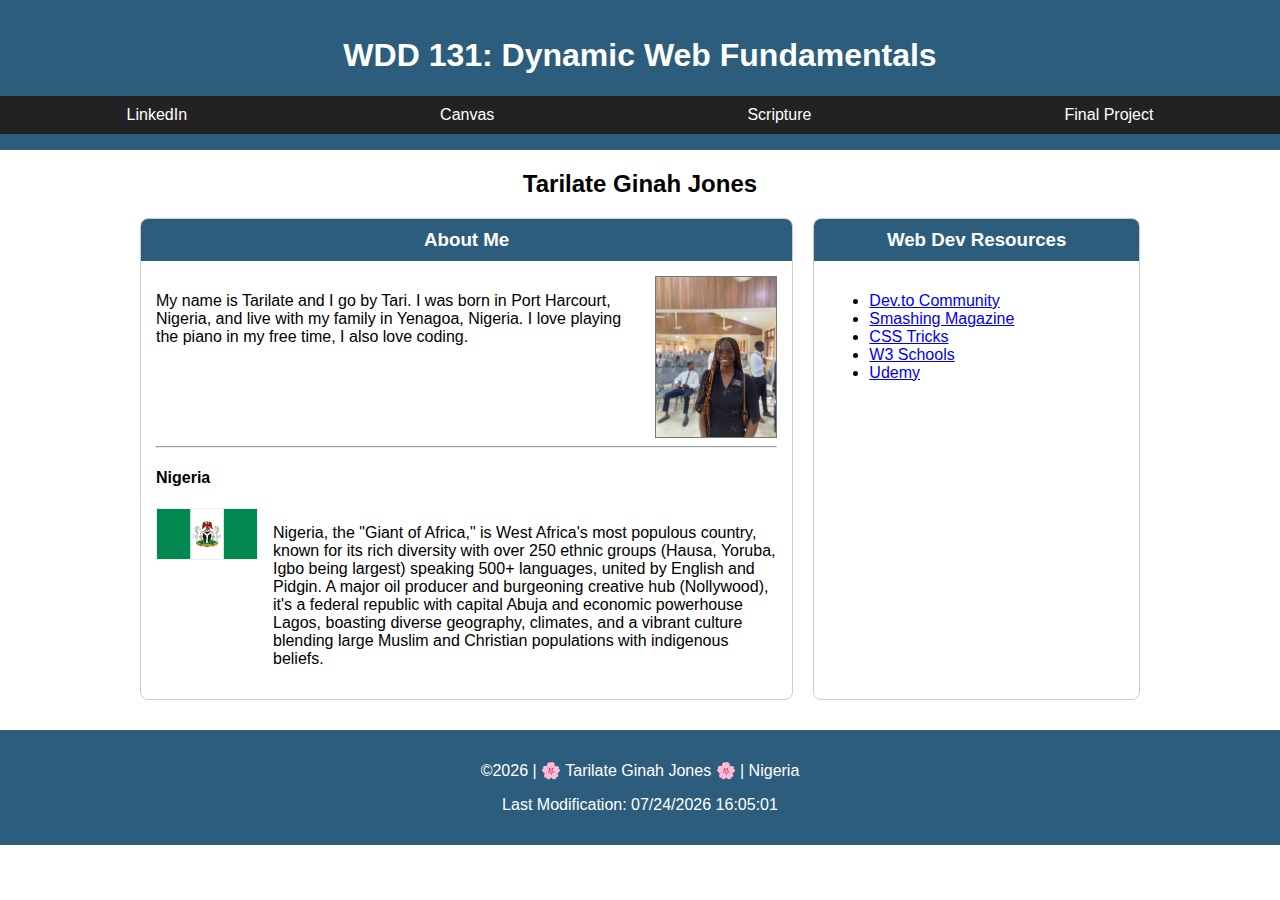
<file: index.html>
<!DOCTYPE html>
<html lang="en">
<head>
    <meta charset="UTF-8">
    <meta name="viewport" content="width=device-width, initial-scale=1.0">
    <meta name="description" content="WDD 131 - Dynamic Web Fundamentals student homepage for Tarilate Ginah Jones. Exploring web development and design.">
    <meta name="author" content="Tarilate Ginah Jones">
    <title>Dynamic Web Fundamentals | WDD 131 | Tarilate Ginah Jones</title>

    <link rel="preconnect" href="https://fonts.googleapis.com">
    <link rel="preconnect" href="https://fonts.gstatic.com" crossorigin>
    <link href="https://fonts.googleapis.com/css2?family=Open+Sans:ital,wght@0,300..800;1,300..800&family=Roboto:wght@400;700&display=swap" rel="stylesheet">
    
    <link rel="stylesheet" href="styles/base.css">
    
    <script src="scripts/getdates.js" defer></script>
</head>
<body>
    <header>
        <h1><span id="course-title">WDD 131: Dynamic Web Fundamentals</span></h1>
        <nav>
            <ul>
                <li><a href="https://www.linkedin.com/in/tarilate-ginah-jones">LinkedIn</a></li>
                <li><a href="https://byupw.instructure.com/">Canvas</a></li>
                <li><a href="https://www.churchofjesuschrist.org/study/scriptures/bofm/hel/5?lang=eng">Scripture</a></li>
                <li><a href="project/index.html">Final Project</a></li>
            </ul>
        </nav>
    </header>

    <h2>Tarilate Ginah Jones</h2>

    <main>
        <section class="card">
            <h3>About Me</h3>
            <div class="card-content">
                <div class="bio">
                    <p>My name is Tarilate and I go by Tari. I was born in Port Harcourt, Nigeria, and live with my family in Yenagoa, Nigeria. I love playing the piano in my free time, I also love coding.</p>
                    <img src="images/tarilate.jpg" alt="Profile of Tarilate" class="profile-img">
                </div>
                <hr>
                <h4>Nigeria</h4>
                <div class="location-info">
                    <img src="images/location.png" alt="Official Flag of Nigeria" class="flag-img">
                    <p>Nigeria, the "Giant of Africa," is West Africa's most populous country, known for its rich diversity with over 250 ethnic groups (Hausa, Yoruba, Igbo being largest) speaking 500+ languages, united by English and Pidgin. A major oil producer and burgeoning creative hub (Nollywood), it's a federal republic with capital Abuja and economic powerhouse Lagos, boasting diverse geography, climates, and a vibrant culture blending large Muslim and Christian populations with indigenous beliefs.</p>
                </div>
            </div>
        </section>

        <section class="card">
            <h3>Web Dev Resources</h3>
            <div class="card-content">
                <ul>
                    <li><a href="#">Dev.to Community</a></li>
                    <li><a href="#">Smashing Magazine</a></li>
                    <li><a href="#">CSS Tricks</a></li>
                    <li><a href="#">W3 Schools</a></li>
                    <li><a href="#">Udemy</a></li>
                </ul>
            </div>
        </section>
    </main>

    <footer>
        <p>
            &copy;<span id="currentyear"></span> | 🌸 Tarilate Ginah Jones 🌸 | Nigeria
        </p>
        <p id="lastModified"></p>
    </footer>
</body>
</html>
</file>
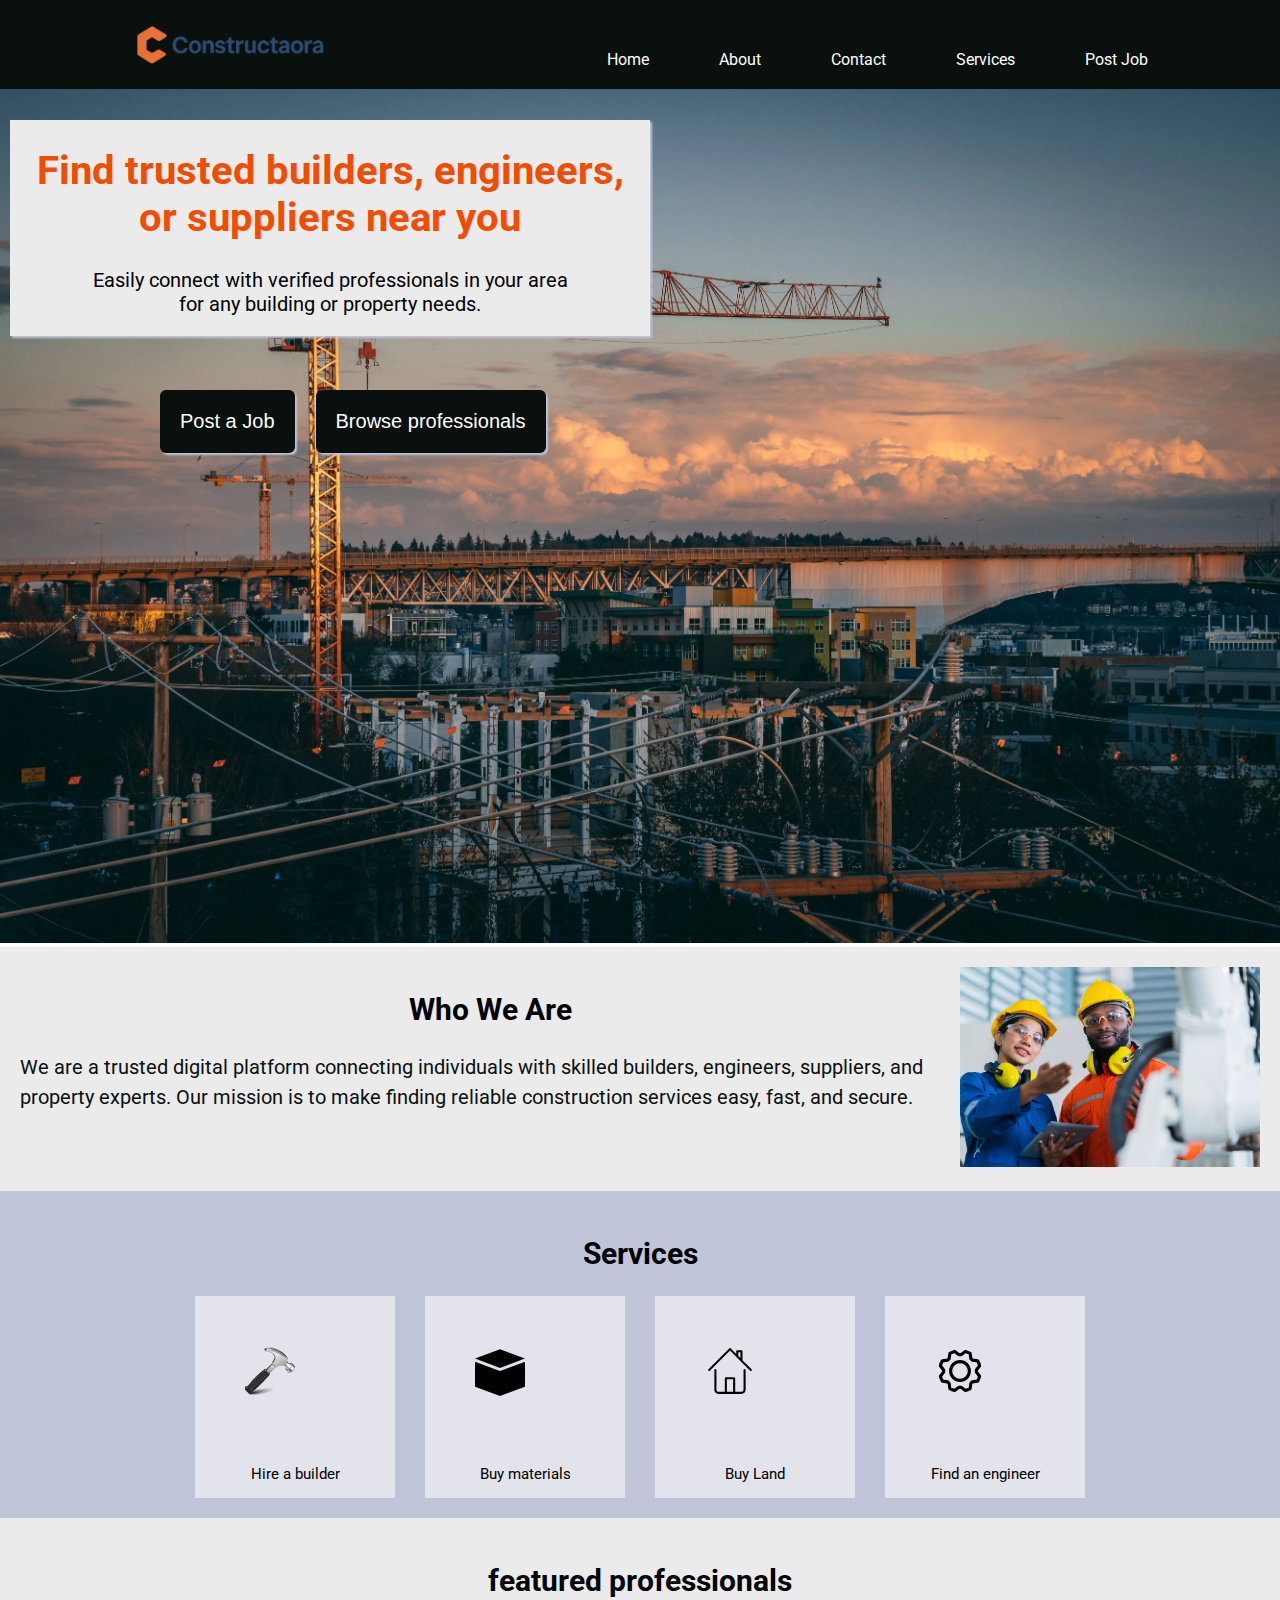
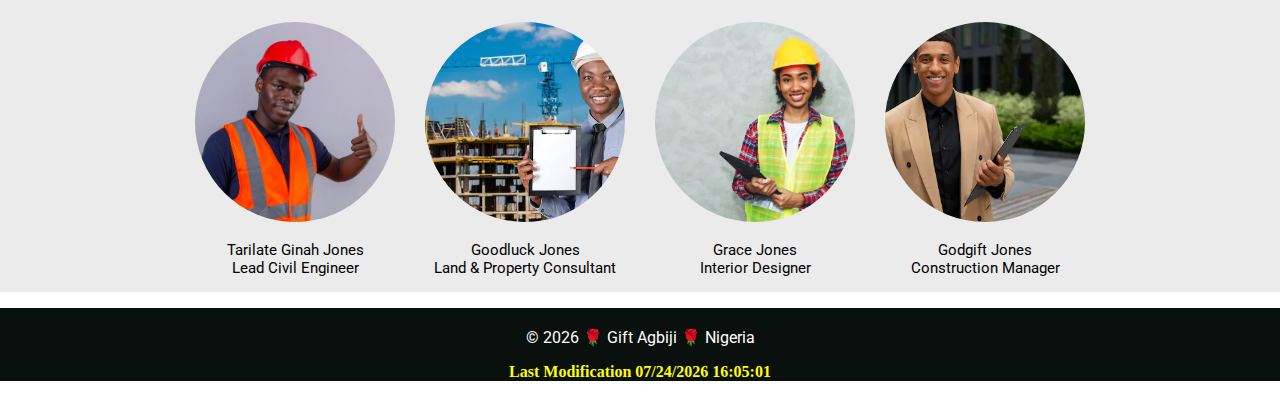
<file: project/index.html>
<!DOCTYPE html>
<html lang="en">
<head>
    <meta charset="UTF-8">
    <meta name="viewport" content="width=device-width, initial-scale=1.0">
    <title>Constructaora</title>
    <meta name="description" content="A Digital Platform for Connecting Builders, Engineers, Suppliers, and Property Agents">
    <meta name="author" content="Tarlate Ginah Jones">
    <link rel="preconnect" href="https://fonts.googleapis.com">
<link rel="preconnect" href="https://fonts.gstatic.com" crossorigin>
<link href="https://fonts.googleapis.com/css2?family=Lato:ital,wght@0,100;0,300;0,400;0,700;0,900;1,100;1,300;1,400;1,700;1,900&family=Noto+Sans:ital,wght@0,100..900;1,100..900&family=Open+Sans:ital,wght@0,300..800;1,300..800&family=PT+Serif:ital,wght@0,400;0,700;1,400;1,700&family=Roboto+Condensed:ital,wght@0,100..900;1,100..900&family=Roboto+Mono:ital,wght@0,100..700;1,100..700&family=Roboto:ital,wght@0,100..900;1,100..900&display=swap" rel="stylesheet">
<link rel="stylesheet" href="styles/style.css">
<link rel="stylesheet" href="styles/large-view.css">
<script src="script/script.js" defer></script>
</head>
<body>
    <header>
        <button id="menu"></button>
        
        <img src="images/logo.webp" alt="logo" id="myImage" loading="lazy">
        <nav class="navigation">
            
            <a href="index.html">Home</a>
            <a href="about.html">About</a>
            <a href="contact.html">Contact</a>
            <a href="#">Services</a>
            <a href="#">Post Job</a>
        </nav>

        


    </header>
    <main class="home-p">
        <div class="hero">
            <img src="images/hero2.webp" alt="hero image" loading="lazy">
        </div>
        <section class="sec">
        <h1>Find trusted builders, engineers, <br>or suppliers near you</h1>
        <p>Easily connect with verified professionals in your area <br> for any building or property needs.</p>  
    </section>
         <div class="btn"><button>Post a Job</button>
        <button>Browse professionals</button></div>
          <section class="sec-2">
         <div>
        <h2>Who We Are</h2>
        <p>We are a trusted digital platform connecting individuals with skilled builders, engineers, suppliers, and property experts.
             Our mission is to make finding reliable construction services easy, fast, and secure.</p>
       </div>
       <div><img src="images/hero3.webp" alt="building" loading="lazy">
    </div>
   </section>
       <div class="services">
        <h2>Services</h2>
       <div class="card-container">
        <div class="card"><img src="images/hammer.svg" alt="hammer" class="svg" loading="lazy">
            <p>Hire a builder</p>
        </div>
        <div class="card"><img src="images/box.svg" alt="box" loading="lazy">
            <p>Buy materials</p>
        </div>
        <div class="card"><img src="images/house.svg" alt="house" loading="lazy">
            <p>Buy Land</p>
        </div>
        <div class="card"><img src="images/gear-icon.svg" alt="gear" loading="lazy">
            <p>Find an engineer</p>
        </div>

       </div> 
      
       </div>
       <section class="sec-3">
             <h2>featured professionals</h2>
             <div class="prof-container">
        <div class="card2"><img src="images/prof-5.webp" alt="Engineer"  loading="lazy">
            <p>Tarilate Ginah Jones <br>Lead Civil Engineer</p>
        </div>
        <div class="card2"><img src="images/prof-3.webp" alt="consultant"  loading="lazy">
            <p>Goodluck Jones <br>Land & Property Consultant</p>
        </div>
        <div class="card2"><img src="images/prof-6.webp" alt="Designer" loading="lazy">
            <p>Grace Jones <br>Interior Designer</p>
        </div>
        <div class="card2"><img src="images/prof-4.webp" alt="Manager" loading="lazy">
            <p>Godgift Jones <br>Construction Manager</p>
        </div>

       </div> 
    </section>


    </main>
    <footer>
        

    </footer>
    
</body>
</html>
</file>
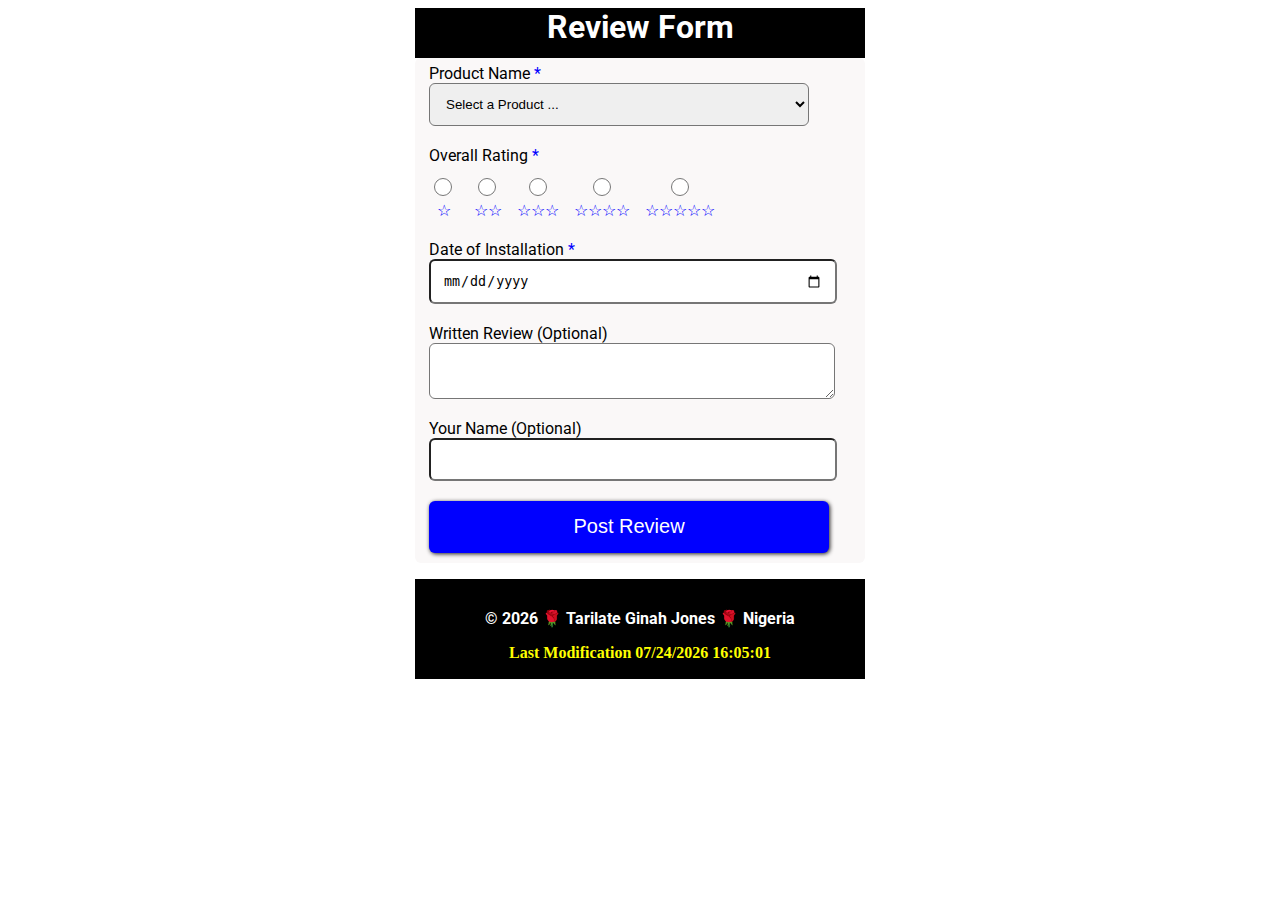
<file: form.html>
<!DOCTYPE html>
<html lang="en">
<head>
    <meta charset="UTF-8">
    <meta name="viewport" content="width=device-width, initial-scale=1.0">
    <title>Review Form</title>
    <meta name="description" content="Produt review form, Share your experience with our high-tech products. This review form allows customers to rate and provide feedback on their favorite gadgets.">
    <meta name="author" content="Tarilate Ginah Jones">
    <link rel="stylesheet" href="styles/form.css">
    <script src="scripts/form.js" defer></script>
    <link rel="preconnect" href="https://fonts.googleapis.com">
<link rel="preconnect" href="https://fonts.gstatic.com" crossorigin>
<link href="https://fonts.googleapis.com/css2?family=Lato:ital,wght@0,100;0,300;0,400;0,700;0,900;1,100;1,300;1,400;1,700;1,900&family=Noto+Sans:ital,wght@0,100..900;1,100..900&family=Open+Sans:ital,wght@0,300..800;1,300..800&family=PT+Serif:ital,wght@0,400;0,700;1,400;1,700&family=Poppins:ital,wght@0,100;0,200;0,300;0,400;0,500;0,600;0,700;0,800;0,900;1,100;1,200;1,300;1,400;1,500;1,600;1,700;1,800;1,900&family=Roboto+Condensed:ital,wght@0,100..900;1,100..900&family=Roboto+Mono:ital,wght@0,100..700;1,100..700&family=Roboto:ital,wght@0,100..900;1,100..900&display=swap" rel="stylesheet">
</head>
<body>
    <header>

        <h1>Review Form</h1>

    </header>
    <main>
        <form action="review.html" method="get">
            <fieldset>
           <div class="dif">
    <label for="pname">Product Name <span class="req">*</span></label>
    <select name="product" id="pname" required>
        <option value="" disabled selected>Select a Product ...</option>
    </select>
</div>

<div class="dif"> 
    <label>Overall Rating <span class="req">*</span></label>
    <div class="rating">
        <label for="rating1"><input type="radio" id="rating1" name="rating" value="1" required> <span>&star;</span></label>
        <label for="rating2"><input type="radio" id="rating2" name="rating" value="2" required> <span>&star;&star;</span></label>
        <label for="rating3"><input type="radio" id="rating3" name="rating" value="3" required> <span>&star;&star;&star;</span></label>
        <label for="rating4"><input type="radio" id="rating4" name="rating" value="4" required> <span>&star;&star;&star;&star;</span></label>
        <label for="rating5"><input type="radio" id="rating5" name="rating" value="5" required> <span>&star;&star;&star;&star;&star;</span></label>
    </div>
</div>

<div class="dif">
    <label for="date">Date of Installation <span class="req">*</span></label>
    <input type="date" name="instdate" id="date" required>
</div>

<div class="dif">
    <label for="wreview">Written Review (Optional)</label>
    <textarea name="wreview" id="wreview"></textarea>
</div>
<div class="dif">
    <label for="uname">Your Name (Optional)</label>
    <input type="text" name="uname" id="uname">
</div>
        <input type="submit" value="Post Review">

        </form>

    </main>
    <footer>

    </footer>
    
</body>
</html>
</file>
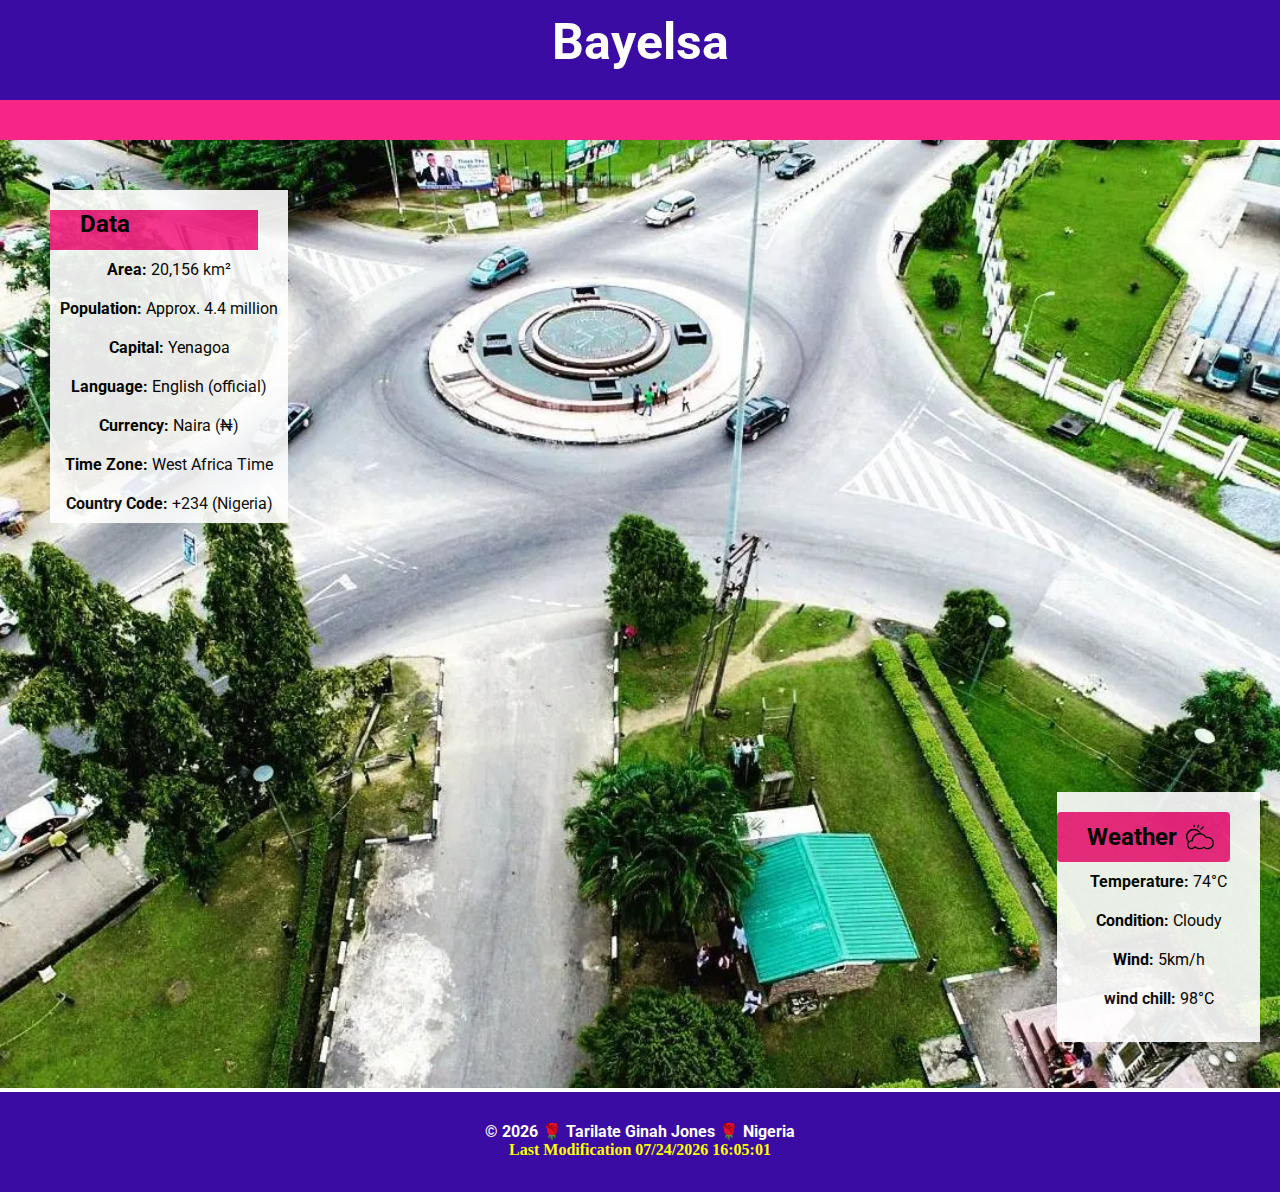
<file: place.html>
<!DOCTYPE html>
<html lang="en">
<head>
    <meta charset="UTF-8">
    <meta name="viewport" content="width=device-width, initial-scale=1.0">
    <title>Bayelsa</title>
    <meta name="description" content="A page displaying a place in my country that i have visited">
    <meta name="author" content="Tarilate Ginah Jones">
    <link rel="stylesheet" href="styles/place.css">
    <script src="scripts/place.js" defer></script>
    <link rel="preconnect" href="https://fonts.googleapis.com">
<link rel="preconnect" href="https://fonts.gstatic.com" crossorigin>
<link href="https://fonts.googleapis.com/css2?family=Lato:ital,wght@0,100;0,300;0,400;0,700;0,900;1,100;1,300;1,400;1,700;1,900&family=Noto+Sans:ital,wght@0,100..900;1,100..900&family=PT+Serif:ital,wght@0,400;0,700;1,400;1,700&family=Roboto+Condensed:ital,wght@0,100..900;1,100..900&family=Roboto:ital,wght@0,100..900;1,100..900&display=swap" rel="stylesheet">
</head>
<body>
    <header>
        <h1>Bayelsa </h1>

    </header>
    <main>
                <div class="hero">
            <picture>
                  <source srcset="images/hero-large.webp" media="(min-width: 1000px)">
                  <source srcset="images/hero-medium.webp" media="(min-width: 550px)">
                  <img src="images/hero-small.webp" alt="tinaper" width="400" height="200">
            </picture>

        </div>
        <div class="data">
            <h2>Data</h2>
            <ul>
            <li> <b>Area:</b> 20,156 km² </li>
             <li> <b> Population:</b> Approx. 4.4 million</li> 
               <li> <b>Capital:</b> Yenagoa</li>
                <li><b>Language:</b> English (official)</li>
                 <li><b>Currency:</b> Naira (₦)</li>
                <li><b>Time Zone:</b> West Africa Time</li>
                <li><b>Country Code:</b> +234 (Nigeria)</li>
            </ul>
        </div>
        <div class="weather">
             <h2 class="weather-heading">
              <span class="heading-text">Weather</span>
             <span class="weather-icon"></span>
               </h2>
               <img src="images/weather.svg" alt="sun icon" class="icon">
            <ul>
                <li><b>Temperature:</b> 74°C</li>
                <li><b>Condition:</b> Cloudy</li>
                <li><b>Wind:</b> 5km/h</li>
                <li><b>wind chill:</b> 98°C</li>
            </ul>
        </div>

    </main>
    <footer>

    </footer>
    
</body>
</html>
</file>
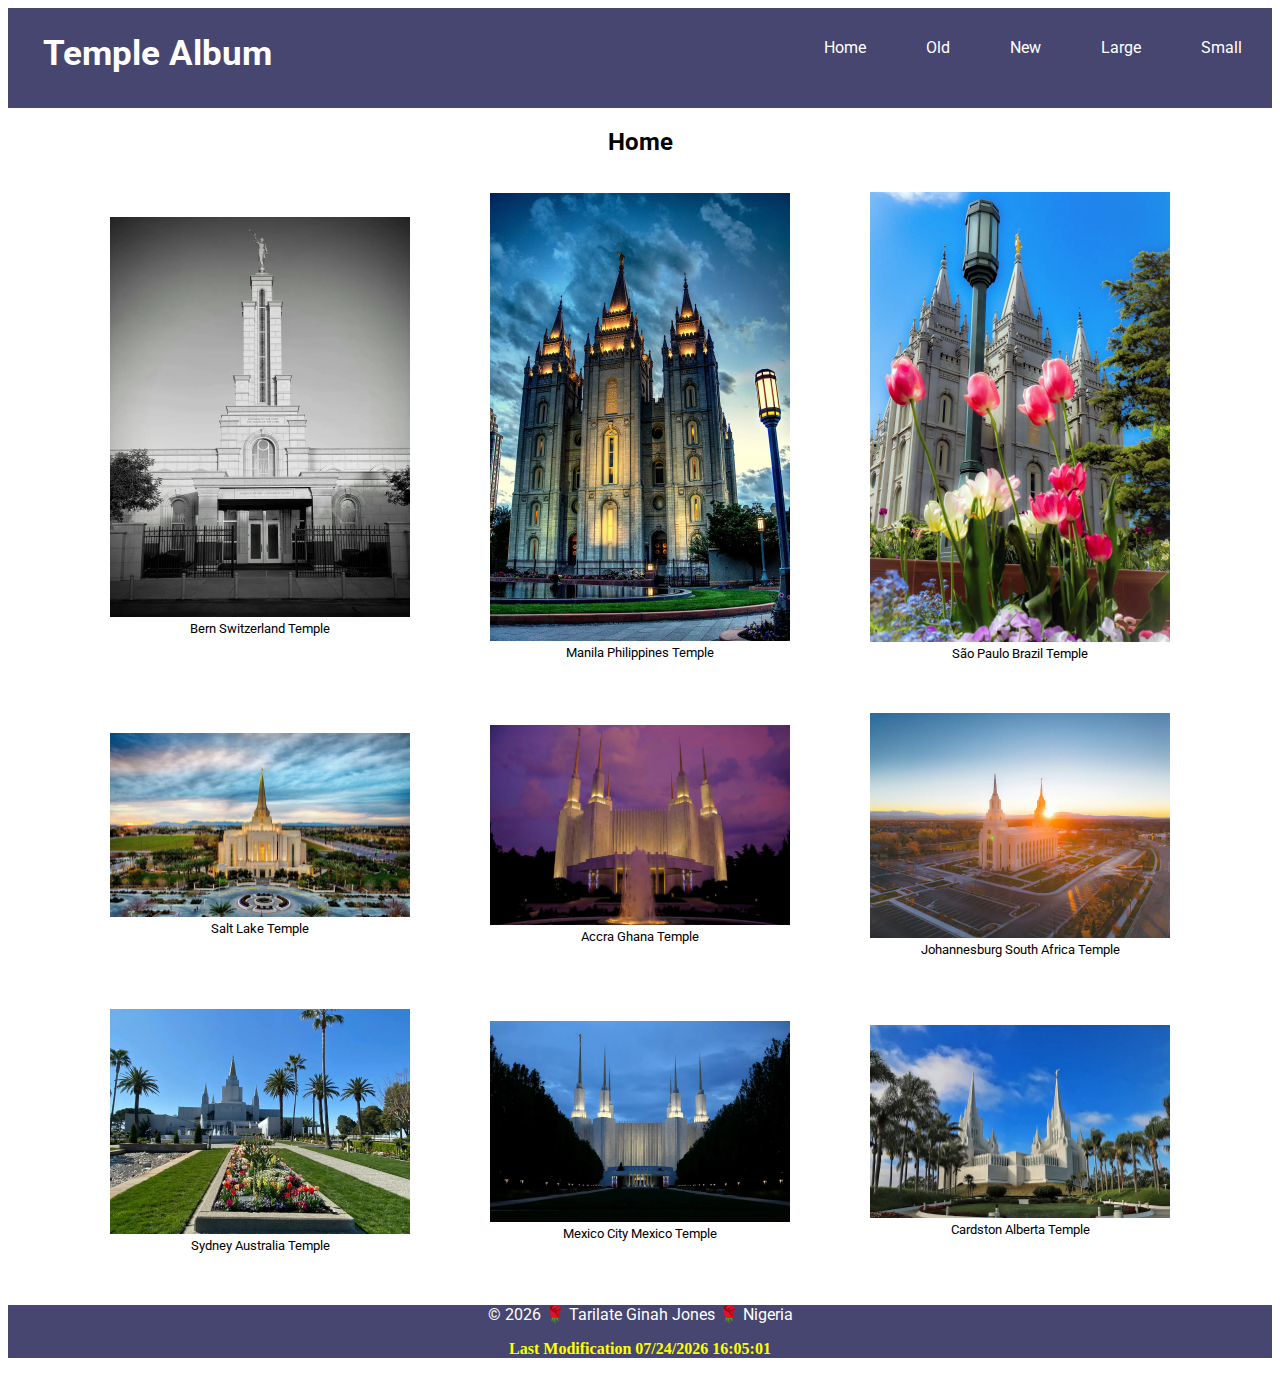
<file: temples.html>
<!DOCTYPE html>
<html lang="en">
<head>
    <meta charset="UTF-8">
    <meta name="viewport" content="width=device-width, initial-scale=1.0">
    <title>Picture Album</title>
    <meta name="description" content="Temple picture album">
    <meta name="author" content="Tarilate Ginah Jones">
    <link rel="stylesheet" href="styles/temples-large.css">
    <link rel="stylesheet" href="styles/temples.css">
    <link rel="preconnect" href="https://fonts.googleapis.com">
<link rel="preconnect" href="https://fonts.gstatic.com" crossorigin>
<link href="https://fonts.googleapis.com/css2?family=Lato:ital,wght@0,100;0,300;0,400;0,700;0,900;1,100;1,300;1,400;1,700;1,900&family=Noto+Sans:ital,wght@0,100..900;1,100..900&family=PT+Serif:ital,wght@0,400;0,700;1,400;1,700&family=Roboto+Condensed:ital,wght@0,100..900;1,100..900&family=Roboto:ital,wght@0,100..900;1,100..900&display=swap" rel="stylesheet">

    <script src="scripts/temples.js" defer></script>

</head>
<body>
    <header>
        <button type="button" id="menu"></button>
        <h1>Temple Album</h1>
        <nav class="navigation">
            <a href="#">Home</a>
            <a href="#">Old</a>
            <a href="#">New</a>
            <a href="#">Large</a>
            <a href="#">Small</a>
        </nav>

    </header>
    <main>
        <h2>Home</h2>
        <div class="temples">
        <figure>
            <img src="images/temple3.webp" alt="Bern Switzerland Temple ">
            <figcaption>Bern Switzerland Temple </figcaption>
        </figure>
        <figure>
            <img src="images/temple4.webp" alt="Manila Philippines Temple">
            <figcaption>Manila Philippines Temple</figcaption>
        </figure>
        <figure>
            <img src="images/temple5.webp" alt="São Paulo Brazil Temple">
            <figcaption>São Paulo Brazil Temple</figcaption>
        </figure>
        <figure>
            <img src="images/tample1.webp" alt="Salt Lake Temple">
            <figcaption>Salt Lake Temple</figcaption>
        </figure>
        <figure><img src="images/temple2.webp" alt="Accra Ghana Temple">
            <figcaption>Accra Ghana Temple</figcaption>
        </figure>
        <figure>
            <img src="images/temple6.webp" alt="Johannesburg South Africa Temple ">
            <figcaption>Johannesburg South Africa Temple </figcaption>
        </figure>
        <figure>
            <img src="images/temple7.webp" alt="Sydney Australia Temple ">
            <figcaption>Sydney Australia Temple </figcaption>
        </figure>
        <figure>
            <img src="images/temple8.webp" alt="Mexico City Mexico Temple">
            <figcaption>Mexico City Mexico Temple</figcaption>
        </figure>
        <figure>
            <img src="images/tempe9.webp" alt="Cardston Alberta Temple">
            <figcaption>Cardston Alberta Temple</figcaption>
        </figure>
    </div>

    </main>
    <footer>

    </footer>
    
</body>
</html>
</file>
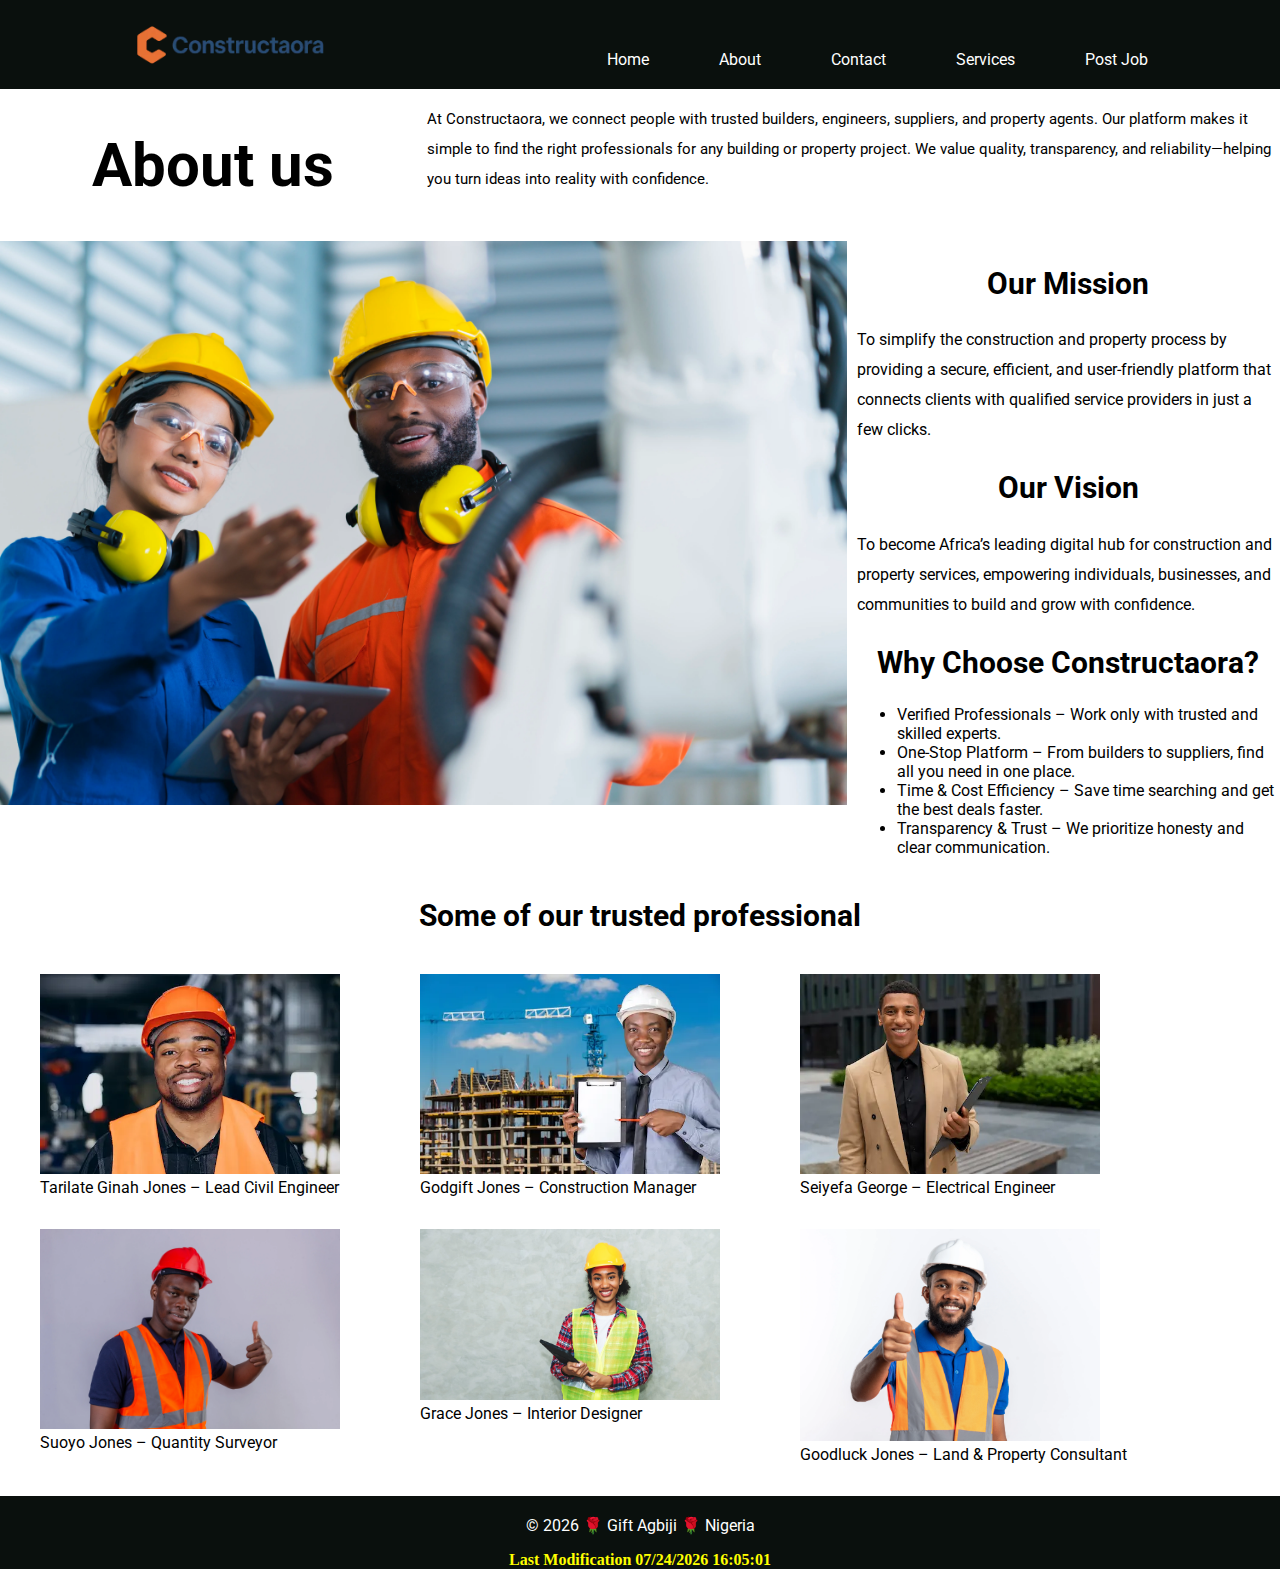
<file: project/about.html>
<!DOCTYPE html>
<html lang="en">
<head>
    <meta charset="UTF-8">
    <meta name="viewport" content="width=device-width, initial-scale=1.0">
    <title>About Constructaora</title>
    <meta name="description" content="A Digital Platform for Connecting Builders, Engineers, Suppliers, and Property Agents">
    <meta name="author" content="Tarilate Ginah Jones">
    <link rel="preconnect" href="https://fonts.googleapis.com">
<link rel="preconnect" href="https://fonts.gstatic.com" crossorigin>
<link href="https://fonts.googleapis.com/css2?family=Lato:ital,wght@0,100;0,300;0,400;0,700;0,900;1,100;1,300;1,400;1,700;1,900&family=Noto+Sans:ital,wght@0,100..900;1,100..900&family=Open+Sans:ital,wght@0,300..800;1,300..800&family=PT+Serif:ital,wght@0,400;0,700;1,400;1,700&family=Roboto+Condensed:ital,wght@0,100..900;1,100..900&family=Roboto+Mono:ital,wght@0,100..700;1,100..700&family=Roboto:ital,wght@0,100..900;1,100..900&display=swap" rel="stylesheet">
<link rel="stylesheet" href="styles/style.css">
<link rel="stylesheet" href="styles/large-view.css">
<script src="script/script.js" defer></script>
</head>
<body>
    <header>
        <button id="menu"></button>
        
        <img src="images/logo.webp" alt="logo">
        <nav class="navigation">
            
            <a href="index.html">Home</a>
            <a href="about.html">About</a>
            <a href="contact.html">Contact</a>
            <a href="#">Services</a>
            <a href="#">Post Job</a>
        </nav>


    </header>
    <main><div class="abt-head">
        <h1>About us</h1>
        <p>At Constructaora, we connect people with trusted builders, engineers, suppliers, and property agents. Our platform makes it simple to find the right professionals for any building or property project. We value quality, transparency, and reliability—helping you turn ideas into reality with confidence.
            
        </p></div>
        <div class="about">
           <div class="about-div">
            <img src="images/hero3.webp" alt="hero image" loading="lazy">
           </div> 
        <div>
        <h2>Our Mission</h2>
        <p>To simplify the construction and property process by providing a secure, efficient, and user-friendly platform that connects clients with qualified service providers in just a few clicks.

        </p>
        <h2>Our Vision</h2>
        <p>To become Africa’s leading digital hub for construction and property services, empowering individuals, businesses, and communities to build and grow with confidence.

        </p>
        <h2>Why Choose Constructaora?</h2>
        <ul>
            <li>Verified Professionals – Work only with trusted and skilled experts.</li>
            <li>One-Stop Platform – From builders to suppliers, find all you need in one place.</li>
            <li>Time & Cost Efficiency – Save time searching and get the best deals faster.</li>
            <li>Transparency & Trust – We prioritize honesty and clear communication.</li>
        </ul>
    </div>
      </div>
      <h2 class="prof-h2">Some of our trusted professional</h2>
      <div class="prof"><figure>
        <img src="images/prof-1.webp" alt="professional" loading="lazy">
        <figcaption>Tarilate Ginah Jones – Lead Civil Engineer</figcaption>
      </figure>
        <figure>
        <img src="images/prof-3.webp" alt="professional" loading="lazy">
        <figcaption>Godgift Jones – Construction Manager</figcaption>
      </figure>
        <figure>
        <img src="images/prof-4.webp" alt="professional" loading="lazy">
        <figcaption>Seiyefa George – Electrical Engineer</figcaption>
      </figure>
        <figure>
        <img src="images/prof-5.webp" alt="professional" loading="lazy">
        <figcaption>Suoyo Jones – Quantity Surveyor</figcaption>
      </figure>
        <figure>
        <img src="images/prof-6.webp" alt="professional" loading="lazy">
        <figcaption>Grace Jones – Interior Designer</figcaption>
      </figure>
        <figure>
        <img src="images/prof-7.webp" alt="professional" loading="lazy">
        <figcaption>Goodluck Jones – Land & Property Consultant</figcaption>
      </figure>
</div>
    </main>
    <footer>

    </footer>
    
</body>
</html>
</file>
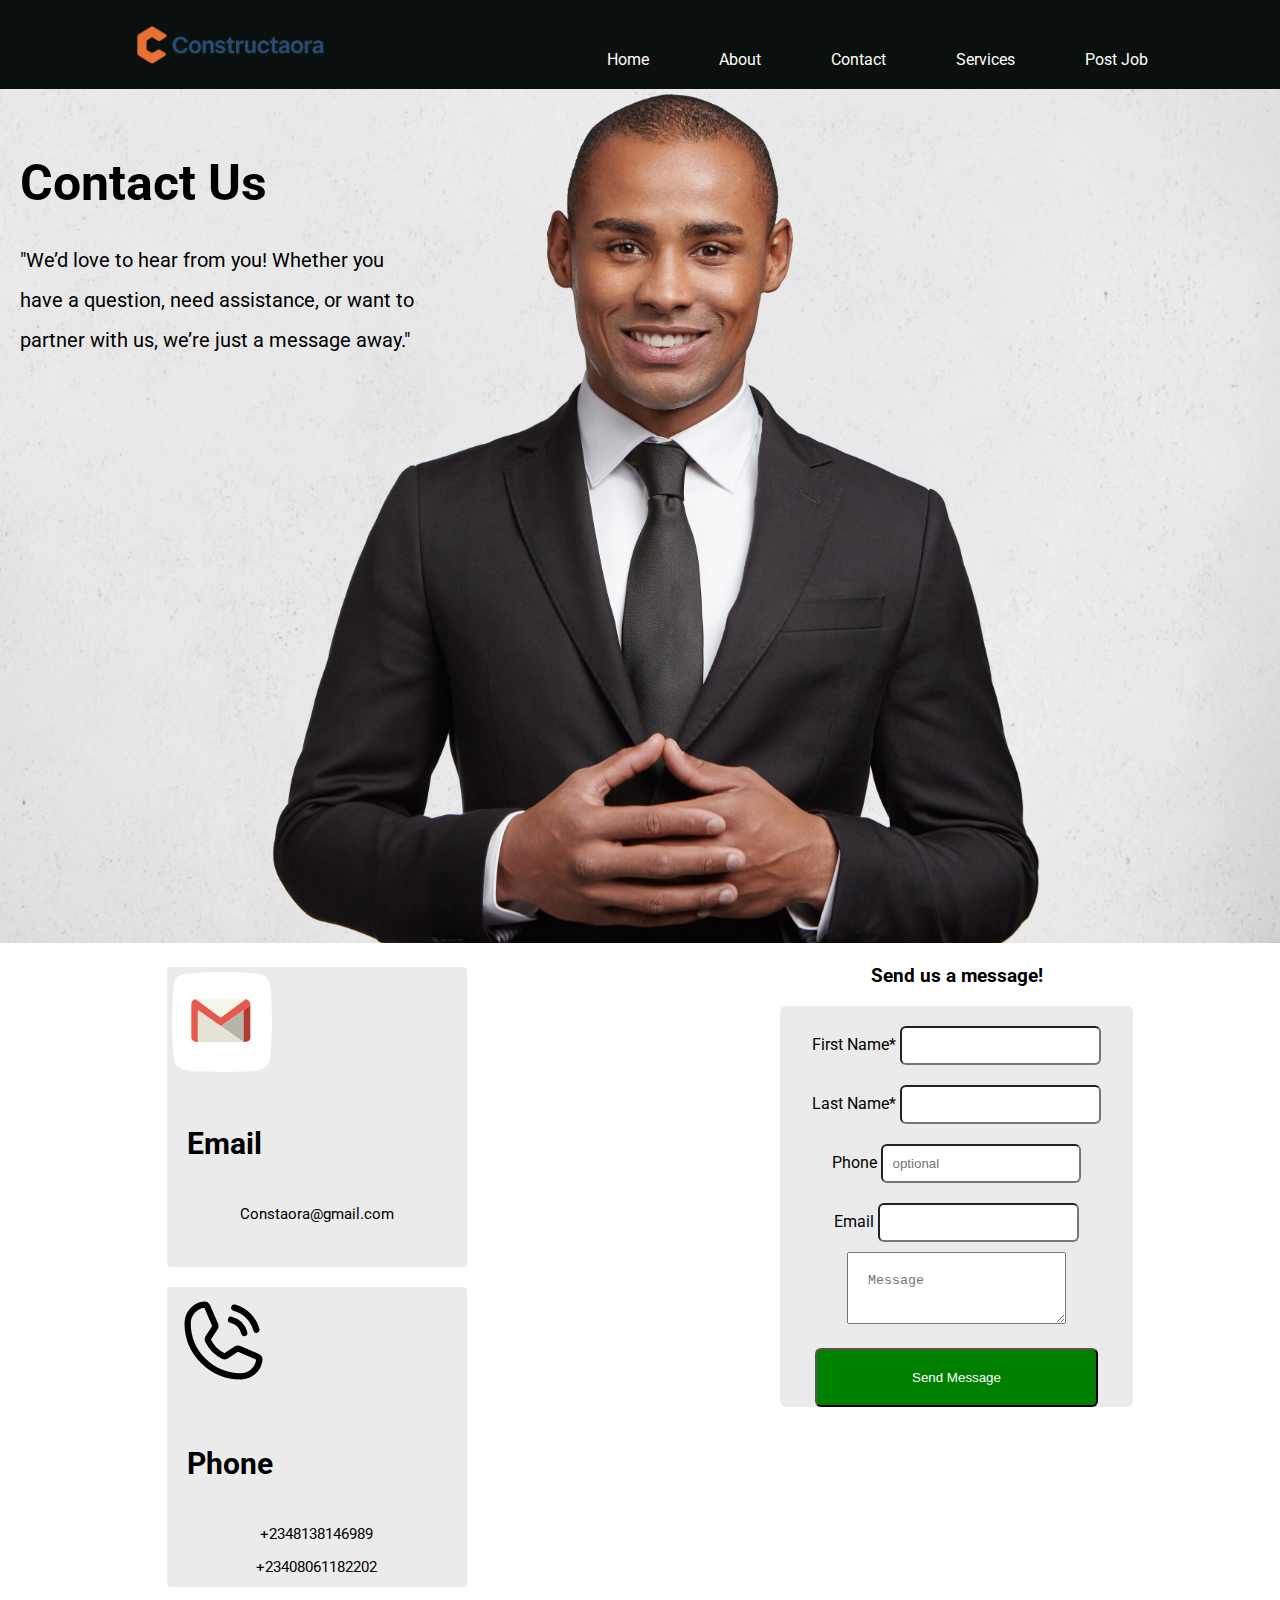
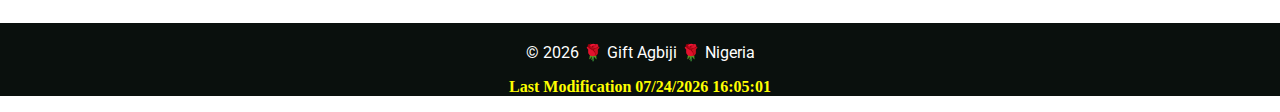
<file: project/contact.html>
<!DOCTYPE html>
<html lang="en">
<head>
    <meta charset="UTF-8">
    <meta name="viewport" content="width=device-width, initial-scale=1.0">
    <title>Contact Constructaora</title>
    <meta name="description" content="A Digital Platform for Connecting Builders, Engineers, Suppliers, and Property Agents">
    <meta name="author" content="Tarilate Ginah Jones">
    <link rel="preconnect" href="https://fonts.googleapis.com">
<link rel="preconnect" href="https://fonts.gstatic.com" crossorigin>
<link href="https://fonts.googleapis.com/css2?family=Lato:ital,wght@0,100;0,300;0,400;0,700;0,900;1,100;1,300;1,400;1,700;1,900&family=Noto+Sans:ital,wght@0,100..900;1,100..900&family=Open+Sans:ital,wght@0,300..800;1,300..800&family=PT+Serif:ital,wght@0,400;0,700;1,400;1,700&family=Roboto+Condensed:ital,wght@0,100..900;1,100..900&family=Roboto+Mono:ital,wght@0,100..700;1,100..700&family=Roboto:ital,wght@0,100..900;1,100..900&display=swap" rel="stylesheet">
<link rel="stylesheet" href="styles/style.css">
<link rel="stylesheet" href="styles/large-view.css">
<script src="script/script.js" defer></script>
</head>
<body>
    <header>
        <button id="menu"></button>
        
        <img src="images/logo.webp" alt="logo" loading="lazy">
        <nav class="navigation">
            
            <a href="index.html">Home</a>
            <a href="about.html">About</a>
            <a href="contact.html">Contact</a>
            <a href="#">Services</a>
            <a href="#">Post Job</a>
        </nav>


    </header>
    <main>
        
        <div class="con-div"><img src="images/hero-2.webp" alt="custormer service" loading="lazy">
            <h1 class="con-h1">Contact Us</h1>
        <p>"We’d love to hear from you! Whether you have a question, need assistance, or want to partner with us, we’re just a message away."
         
        </p></div>
        <div class="contact">
            <div class="contact-info">
                <div class="con">
                    <img src="images/email-icon.svg" alt="email" loading="lazy">
                    <h2>Email</h2>
                    <p>Constaora@gmail.com</p>
                </div>
                <div class="con">
                    <img src="images/phone-icon.svg" alt="phone" loading="lazy">
                    <h2>Phone</h2>
                    <p>+2348138146989</p>
                    <p>+23408061182202</p>
                </div>
            </div>
            <div class="m-form">
                <h3>Send us a message!</h3>
                <form action="thanks.html" method="get">
                    
                    <label>First Name* <input type="text" name="fname" id="fname" required></label>
                    <label>Last Name* <input type="text" name="lname" id="lname" required></label>
                    <label>Phone <input type="tel" name="phone" id="phone" placeholder="optional"></label>
                    <label>Email <input type="email" name="mail" id="mail" required></label>
            
                    <textarea name="message" id="message" placeholder="Message"></textarea>
                    <input type="submit" value="Send Message">
                </form>
            </div>
        </div>

    

    </main>
    <footer>

    </footer>
    
</body>
</html>
</file>
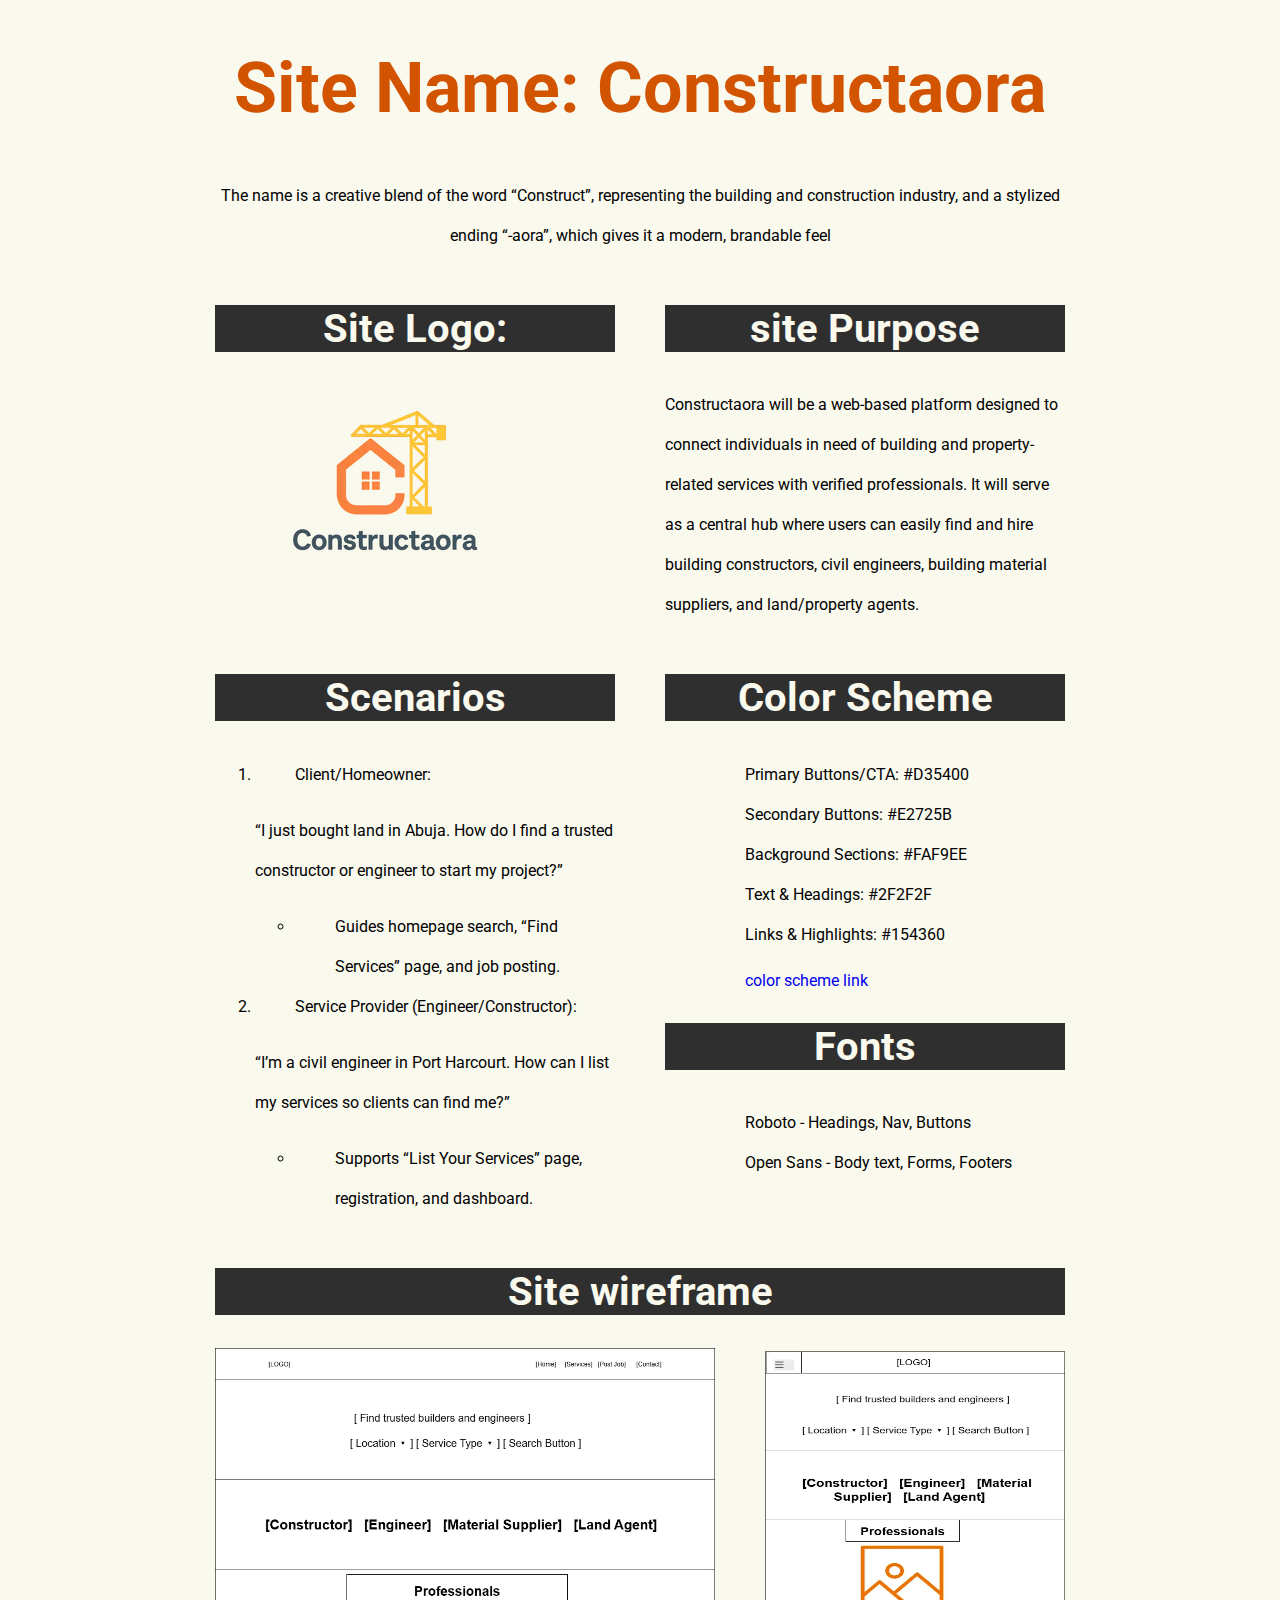
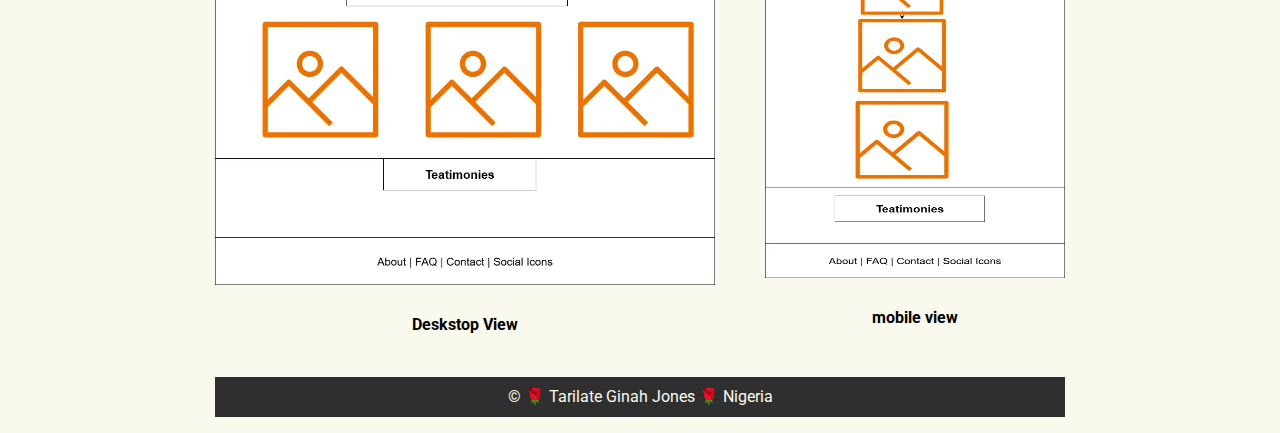
<file: project/siteplan.html>
<!DOCTYPE html>
<html lang="en">

<head>
    <meta charset="UTF-8">
    <meta name="viewport" content="width=device-width, initial-scale=1.0">
    <title>Constructaora site planning</title>
    <meta name="description" content="Planning site for WDD 131 project">
    <meta name="author" content="tarilate ginah jones">
    <link rel="preconnect" href="https://fonts.googleapis.com">
    <link rel="preconnect" href="https://fonts.gstatic.com" crossorigin>
    <link
        href="https://fonts.googleapis.com/css2?family=Lato:ital,wght@0,100;0,300;0,400;0,700;0,900;1,100;1,300;1,400;1,700;1,900&family=Noto+Sans:ital,wght@0,100..900;1,100..900&family=PT+Serif:ital,wght@0,400;0,700;1,400;1,700&family=Poppins:ital,wght@0,100;0,200;0,300;0,400;0,500;0,600;0,700;0,800;0,900;1,100;1,200;1,300;1,400;1,500;1,600;1,700;1,800;1,900&family=Roboto+Condensed:ital,wght@0,100..900;1,100..900&family=Roboto:ital,wght@0,100..900;1,100..900&display=swap"
        rel="stylesheet">
    <link rel="stylesheet" href="styles/siteplan.css">
</head>

<body>
    <main>


        <h1>Site Name: Constructaora</h1>
        <p class="p-1">The name is a creative blend of the word “Construct”, representing the building and construction industry, and a stylized ending “‑aora”, which gives it a modern, brandable feel</p>
        <div class="hea-div">
            <div class="div-1">

                <h2>Site Logo:</h2>
                <img src="images/constuct-logo.webp" alt="logo">


            </div>

            <div class="div-2">
                <h2>site Purpose</h2>
                <p>Constructaora will be a web-based platform designed to connect individuals in need of building and
                    property-related services with verified professionals. It will serve as a central hub where users
                    can easily
                    find and hire building constructors,
                    civil engineers, building material suppliers, and land/property agents.</p>
            </div>
        </div>
        <div class="grid">
            <div>
                <h2>Scenarios</h2>
                <ol>
                    <li>Client/Homeowner:</li>
                    <p>“I just bought land in Abuja. How do I find a trusted constructor or engineer to start my
                        project?”</p>
                    <ul>
                        <li>Guides homepage search, “Find Services” page, and job posting.
                    </ul>
                    </li>

                    <li>Service Provider (Engineer/Constructor):</li>
                    <p>“I’m a civil engineer in Port Harcourt. How can I list my services so clients can find me?”</p>
                    <ul>
                        <li>Supports “List Your Services” page, registration, and dashboard.</li>
                    </ul>

            </div>

            <div class="color">
                <h2>Color Scheme</h2>
                <ul>

                    <li>Primary Buttons/CTA: #D35400</li>
                    <li>Secondary Buttons: #E2725B </li>
                    <li>Background Sections: #FAF9EE</li>
                    <li>Text & Headings: #2F2F2F </li>
                    <li>Links & Highlights: #154360</li>


                </ul>
                <a href="https://coolors.co/d35400-e2725b-faf9ee-154360-2a546e">color scheme link</a>

                <h2>Fonts</h2>
                <ul>
                    <li>Roboto - Headings, Nav, Buttons</li>
                    <li>Open Sans - Body text, Forms, Footers</li>
                </ul>



            </div>
        </div>
        <h2>Site wireframe</h2>
        <div class="wireframe">

            <div class="des-view">
                
                <img src="images/deskstop-view.webp" alt="site wireframe">
                <p>Deskstop View</p>
            </div>
            <div class="mob-view">
                <img src="images/mobile-view.webp" alt="site wireframe">
                <p>mobile view</p>
            </div>
        </div>
    </main>
    <footer>
        <p>&copy; 🌹 Tarilate Ginah Jones 🌹 Nigeria</p>

    </footer>
</body>


</html>
</file>
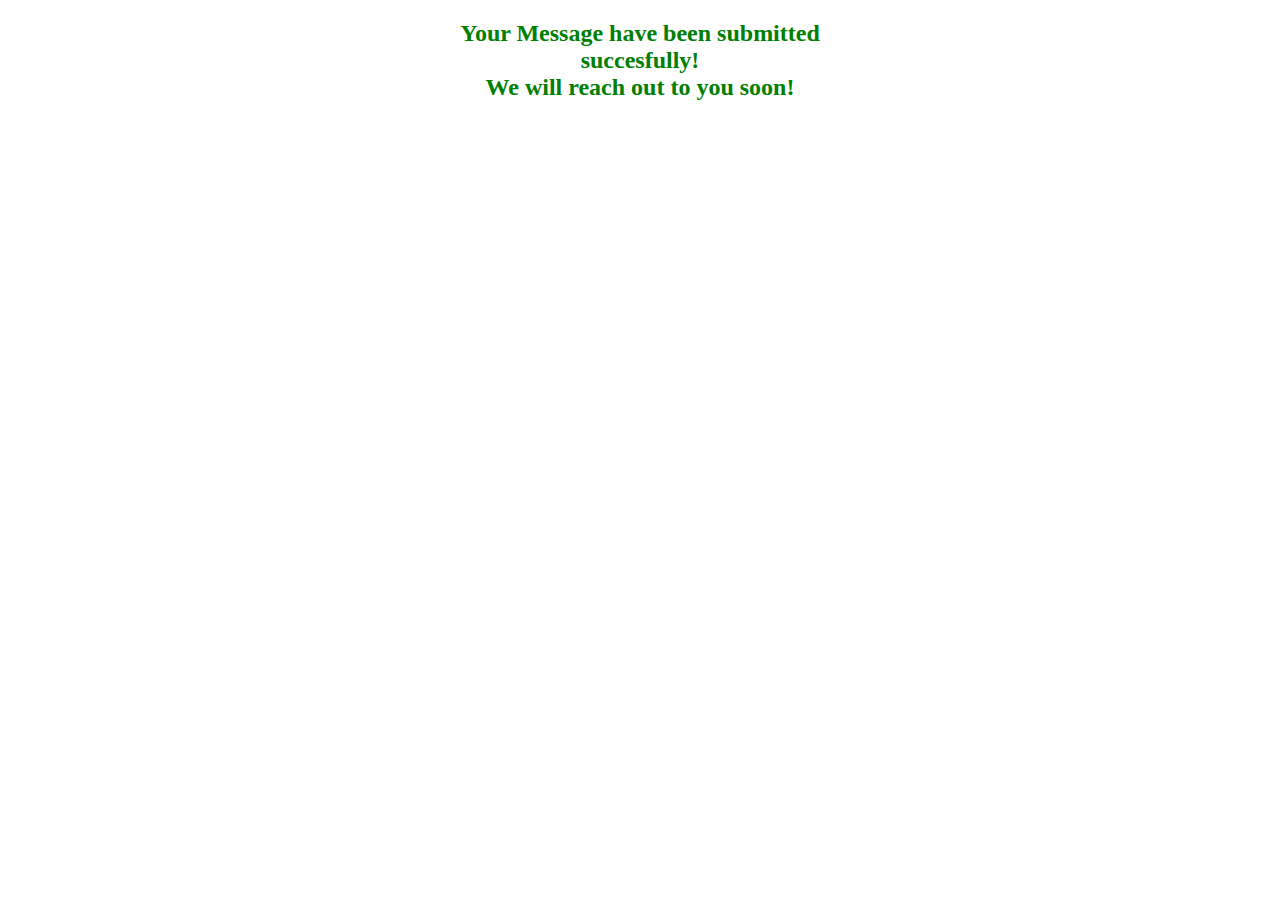
<file: project/thanks.html>
<!DOCTYPE html>
<html lang="en">
<head>
    <meta charset="UTF-8">
    <meta name="viewport" content="width=device-width, initial-scale=1.0">
    <title>Success</title>
    <style>
        body{
            width: 400px;
            margin: 0 auto;
        }
        h2{
            text-align: center;
            color: green;
        }

        
    </style>
</head>
<body>
    <h2>Your Message have been submitted succesfully! <br>We will reach out to you soon!</h2>
    
    
</body>
</html>
</file>
<file: styles/base.css>
:root {
    --primary-blue: #2c5d7d;
    --dark-grey: #222;
    --card-border: #ccc;
}

body {
    font-family: Arial, sans-serif;
    margin: 0;
    text-align: center;
}

header {
    background-color: var(--primary-blue);
    color: white;
    padding: 1rem 0;
}

nav ul {
    background-color: var(--dark-grey);
    list-style: none;
    padding: 10px 0;
    margin: 0;
    display: flex; 
    justify-content: space-around;
}

nav a {
    color: white;
    text-decoration: none;
}

main {
    display: grid; 
    grid-template-columns: 2fr 1fr;
    gap: 20px;
    max-width: 1000px;
    margin: 20px auto;
    padding: 0 20px;
    text-align: left;
}

.card {
    border: 1px solid var(--card-border);
    border-radius: 8px;
    overflow: hidden;
}

.card h3 {
    background-color: var(--primary-blue);
    color: white;
    margin: 0;
    padding: 10px;
    text-align: center;
}

.card-content {
    padding: 15px;
}

.bio {
    display: flex;
    gap: 15px;
}

.profile-img {
    width: 120px;
    height: auto;
    border: 1px solid #777;
}

.location-info {
    display: flex;
    gap: 15px;
    align-items: start;
}

.flag-img {
    width: 100px;
    border: 1px solid #eee;
}

footer {
    background-color: var(--primary-blue);
    color: white;
    padding: 15px;
    margin-top: 30px;
}

.last-modified {
    color: #ffeb3b;
    font-size: 0.9rem;
}

@media (max-width: 700px) {
    main {
        grid-template-columns: 1fr;
    }
}
</file>
<file: project/styles/style.css>
:root{
    --background-colour: #0a100d;
    --secodary:#ebebeb;
    --primary:#f24c00;
    --accent:#c0c5da;
    --header-color:#000000;
}
body{
     font-family: "Roboto", sans-serif;
     margin: 0;
     padding: 0;
     box-sizing: border-box;
     width: 100%;
     height: 100%;

  
}

.navigation a:hover {
	background-color: #bbb;
	color: #333;
	border-radius: 6px;
}

.hero{
    position: relative;
}



.hero img{
    width: 100%;
    height: auto;
}
header{
    
    background-color: var(--background-colour);
}
.home-p h1{
    text-align: center;
    font-size: 20px;
    font: bold;
    color: var(--primary);
    
   
    
}


form{
    text-align: center;
} 
nav a{
    text-decoration: none;
}
header img{
    width: 200px;
    height: auto;
}

.sec{
    position: absolute;
    left: 10px;
    top: 70px;
    width: 50%;
    background-color: var(--secodary);
    box-shadow:   2px 2px 2px var(--accent);
}
.sec h1{
    font-size: 20px;
}
.sec p{
    text-align: center;
    font-size: 10px;
    color: var(--header-color);
}
.btn{
   
    text-align: center;
   position: absolute;
    border-radius: 6px;
    font-size: 6px;
    border: none;
    bottom: 0;
    top: 250px;
    left: 10px;
    
    
}
.btn button{
    padding: 5px;
    margin: 10px;
    border: none;
    border-radius: 6px;
    text-align: left; box-shadow:   2px 2px 2px var(--accent);
    color: white;
     background-color: var(--background-colour);
     font-size: 20px;
}
.sec-2{
    display: block;
    padding: 20px;
    background-color: var(--secodary);
    
}
.sec-2 img{
    width: 100%;
    height: auto;
    
}
.sec-2 p{
    text-align: center;
    font-size: 15px;
    color: var(--background-colour);
    line-height: 30px;
}
.sec-2 h2{
    text-align: center;
    font-size: 30px;

}


.card-container{
    display: flex;
    flex-wrap: wrap;
    background-color: var(--accent);
    justify-content: center;
    gap: 30px;
    
   
    
}
.card{
    background-color: #e3e4eb;
    width: 150px;
    height: auto;
    
    
}
.card img{
    padding: 50px;
    width: 50px;
    height: auto;
    
}
.card p{
    text-align: center;
    font-size: 15px;
}

.services h2{
    text-align: center;
    font-size: 30px;
    color: var(--header-color);
}
.services{
    background-color: var(--accent);
    padding: 20px;

}
.card2 img{
      width: 150px;         
  height: 150px;
  object-fit: cover;    
  border-radius: 50%; 
}

.prof-container{
    display: flex;
    gap: 30px;
    justify-content: center;
    flex-wrap: wrap;
    
    
}
.sec-3{
    background-color: #ebebeb;
    padding-top: 20px;
}
.sec-3 h2{
    text-align: center;
    color: var(--header-color);
}

.card2 p{
    text-align: center;
    color: var(--header-color);
    font-size: 15px;

    
  
}

/* footer style */
footer{
    background-color: var(--background-colour);
}
.highlight {
	color: yellow;
	font-weight: 700;
	font-family: hebrew;
    text-align: center;
}
.foot-p{
    padding-top: 20px;
    color: white;
    text-align: center;
}
 
@media (max-width: 768px) {
   /* navigation style */
    #menu {
        font-size: 1.5rem;
        border: 0;
        background: none;
        color: white;
        position: absolute;
        top: 15px;
        right: 20px;
        z-index: 30;
    }
    #menu::before {
        content: "☰";
    }
    #menu.open::before {
        content: "❌";
    }

    .navigation {
        position: absolute;
        top: 0;
        left: 0;
        flex-direction: column;
        align-items: flex-start;
        background: rgba(0, 0, 0, 0.8);
        width: 30%;
        padding: 20px;
        display: none; 
        z-index: 20;
    }
    

    .navigation a {
        color: white;
        text-decoration: none;
        padding: 10px 0;
        font-size: 18px;
        width: 100%;
    }

    .navigation.open {
        display: flex; 
    }

    .navigation img {
        margin-bottom: 15px;
        width: 150px;
    }
    /* contact page style */
    .contact-info{
        display: flex;
        justify-content: space-around;
    }
    .con-div p{
        text-align: center;
    }

    .con-div img{
    width: 100%;
    height: auto;
    
   
}
.con-h1{
    text-align: center;
}

/* about page style   */

 .abt-head h1{
    color: var(--header-color);
    text-align: center;
    font-size: 40px;
 }

.about img{
    width: 100%;
    height: auto;
}
.prof-h2, .about h2{
    font-size: 20px;
    color: var(--header-color);
    text-align: center;
}
li{
    font-size: 12px;
}
.about p{
    text-align: center;
    line-height: 20px;
    font-size: 12px;
}

.abt-head p{
    line-height: 30px;
     padding: 12px; 
    text-align: center;
}
figure img{
    width: 100%;
    height: auto;
   
}
.prof{
    display: block;
    
}

figcaption{
    text-align: center;
    font-size: 10px;
}
}

/* contact page style */
.contact-info img{
    width: 70px;
    height: auto;
     padding: 5px;
}
.contact-info h2{
    text-align: left;
    
    font-size: 30px;
     padding: 5px;
}
.con{
    width: 45%;
    background-color: rgb(235, 235, 235);
   
    margin: 20px;
    border-radius: 4px;
}
.contact-info p{
    font-size: 15px;
    text-align: center;
}

.m-form h3{
    text-align: center;
   
}
.m-form form{
     max-width: 450px;
     background-color: rgb(235, 235, 235);
     border-radius: 6px;
     border: none;
     
}
form label{
    display: block;
}
form input{
    width: 50%;
    padding: 10px;
    margin-top: 20px;
    border-radius: 6px;
}

form textarea{
    width: 50%;
    padding: 20px;
    margin-top: 10px;
    
}
form input[type="submit"]{
    text-align: center;
    width: 80%;
    background-color: green;
    color: white;
    padding: 20px;
}
form{
    width: 100%;
}
</file>
<file: project/styles/large-view.css>
:root{
    --background-colour: #0a100d;
    --secodary:#ebebeb;
    --primary:#f24c00;
    --accent:#c0c5da;
    --header-color:#000000;
}
@media (min-width: 768px) {
  /* header large style   */

    #menu{
    display: none;
}
.home-p h1{
    font-size: 60px;
    font: bold;
    
    
   
    
}

header{
    display: flex;
    justify-content: space-around;
    padding: 20px;
}



nav{
    display: flex;
    gap: 20px;
    justify-content: space-around;
    
}

nav a{
    text-decoration: none;
    padding-left: 50px;
    padding-top: 30px;
    color: white;
    
}
header img{
    width: 200px;
    height: auto;
}

/* home page style */
h2{
    text-align: center;
    font-size: 30px;
    color: var(--header-color);
}

.sec{
    position: absolute;
    left: 10px;
    top: 120px;
    width: 50%;
    background-color: var(--secodary);
    box-shadow:   2px 2px 2px #c0c5da;
}
.sec h1{
    font-size: 40px;
}
.sec p{
    text-align: center;
    font-size: 20px;
    color: var(--header-color);
}
.btn{
   
    text-align: center;
   position: absolute;
    border-radius: 6px;
    font-size: 6px;
    border: none;
    bottom: 0;
    top: 380px;
    left: 150px;
    
    
}
.btn button{
    padding: 20px;
    margin: 10px;
    border: none;
    border-radius: 6px;
    text-align: left; box-shadow:   2px 2px 2px #c0c5da;
    color: white;
     background-color: var(--background-colour);
     font-size: 20px;
}
.sec-2{
    display: flex;
    padding: 20px;
    background-color: var(--secodary);
    
}
.sec-2 img{
    width: 300px;
    height: auto;
}
.sec-2 p{
    text-align: left;
    font-size: 20px;
    color: #0a100d;
    line-height: 30px;
}
.sec-2 h2{
    text-align: center;
    font-size: 30px;

}


.card-container{
    display: flex;
    flex-wrap: wrap;
    background-color: #c0c5da;
    justify-content: center;
    gap: 30px;
    
   
    
}
.card{
    width: 200px;
    height: auto;
     
}
.card img{
    padding: 50px;
    width: 50px;
    height: auto;
    
}
.card p{
    text-align: center;
    font-size: 15px;
}

.services h2{
    text-align: center;
    font-size: 30px;
    color: var(--header-color);
}
.services{
    background-color: #c0c5da;
    padding: 20px;

}
.card2 img{
      width: 200px;         
  height: 200px;
  object-fit: cover;    
  border-radius: 50%; 
}

.prof-container{
    display: flex;
    gap: 30px;
    justify-content: center;
    
    
}
.sec-3{
    background-color: var(--secodary);
    padding-top: 20px;
}

.card2 p{
    text-align: center;
    color: var(--header-color);
    font-size: 15px;

    
  
}




/* contact us style */
.con-h1{
    text-align: center;
    font-size: 50px;
    position: absolute;
    top:100px;
    padding: 20px;
   
    
}
.con-div img{
    width: 100%;
    height: auto;
    position: relative;
}


.contact-info h2{
    
    padding: 20px;
    font-size: 30px;
}
.contact-info img{
    width: 100px;
    height: auto;
}
.con-div p{
    width: 400px;
    line-height: 40px;
    font-size: 20px;
    position: absolute;
    top: 200px;
    padding: 20px;
}

.contact{
    display: flex;
    justify-content: space-around;
}
.con{
    width: 300px;
    margin: 20px;
    height: 300px;
} 
/* about page style   */
.about{
    display: grid;
    grid-template-columns: 2fr 1fr;
    gap: 10px;
}

 .abt-head h1{
    color: var(--header-color);
    text-align: center;
    font-size: 60px;
 }
.about img{
    width: 100%;
    height: auto;
}
.about h2{
    font-size: 30px;
}
.about p{
    text-align: left;
    line-height: 30px;
}
.abt-head{
    display: grid;
    grid-template-columns: 1fr 2fr;
}
.abt-head p{
    line-height: 30px;
    font-size: 15px;
}
figure img{
    width: 300px;
    height: auto;
}
.prof{
    display: flex;
    flex-wrap: wrap;
}


}
</file>
<file: styles/form.css>
body{
     font-family: "Roboto", sans-serif;
   
   }
   form{
    max-width: 450px;
    margin: 0 auto;
     border-radius: 6px;
    background-color: rgb(250, 248, 248);

    
   }
   fieldset{
    border: none;
   
   }
  
   h1{
    margin: 0 auto;
    text-align: center;
     color: white;
     background-color: black;
     height: 50px;
     max-width: 450px;
   }
 .rating {
      display: flex;
      gap: 15px;
      margin-top: 10px;
    }

    .rating label {
      display: flex;
      flex-direction: column; 
      align-items: center;
      cursor: pointer;
    }

    .rating input[type="radio"] {
      margin-bottom: 5px;
    }

    .rating label div {
      font-size: 20px;
      color: gray;
    }
    label{
        display: block;
        
       
    }
    input[type="text"],
     form input[type="date"],
     select,
    textarea{
        display: block;
        width: 90%;
        padding: 12px;
        max-width: 400px;
        border-radius: 6px;
    }
    form input[type="checkbox"],
    form input[type="radio"]
   {
    margin-right: 6px;
    height: 18px;
    width: 18px;
     }
     .dif{
        margin-bottom: 20px;
     }
     span{
        color: blue;
     }
    input[type="submit"]{
    border: none;
    background-color: blue;
   
    width: 100%;
    max-width: 400px;
    border-radius: 6px;
    padding: .9rem;
    
    color: white;
  
    box-shadow: 1px 1px 4px rgb(32, 31, 31);
    font-size: 20px;

}
.highlight {
	color: yellow;
	font-weight: 700;
	font-family: hebrew;
}

.foot-p{
    color: white;
    font-weight: bold;
    padding-top: 30px;

}
footer{
    text-align: center;
    background-color: black;
    height: 100px;
    max-width: 450px;
    margin: 0 auto;
}
</file>
<file: styles/place.css>
:root{

    --background-color: #3a0ca3;
    --accent:#f72585;
}
*{
     padding: 0;
     margin: 0;
}
.hero img {
  width: 100%;
  height: auto;
}
header{
     background-color: var(--background-color);
     height: 100px;
    
   
}
body{
    display: block;
     font-family: "Roboto", sans-serif;
    
}
main{
     border-top: 40px solid var(--accent);
}

@media (max-width:768px){
    .data, .weather {
    margin: 0 auto;
    width: 300px;
    padding: 20px;
}
h2{
    text-align: center;
}
.icon{
    padding-left: 120px;

}

}

h1{
    text-align: center;
    color: white;
    font-size: 50px;
    padding-top: 13px;
   
    
}
    li{
    
        padding: 10px; 
        list-style: none;
        text-align: center;
    }
.highlight {
	color: yellow;
	font-weight: 700;
	font-family: hebrew;
}

.foot-p{
    color: white;
    font-weight: bold;
    padding-top: 30px;

}
footer{
    text-align: center;
    background-color: var(--background-color);
    height: 100px;
}

@media (min-width: 768px){
    main{
        position: relative;
    }
    .weather{
        position: absolute;
         bottom: 50px;
           right: 20px;
           background-color: white;
           height: 250px;
            opacity: 0.9;


    }
    .data{
         position: absolute;
         top: 50px;
           left: 50px; 
           background-color: white;
           height: auto;
           opacity: 0.9;


    }

    .data h2 {
        background-color: var(--accent);
        color: black;
        margin-top: 20px;
        margin-right: 30px;
        padding-left: 30px;
        height: 40px;
    }


   .icon{
    display: none;
   }
    

 .weather-heading {
  background-color:var(--accent); 
  color: black;
  font-size: 24px;
  padding: 10px 15px;
  display: flex;
  align-items: center;
   margin-top: 20px;
    margin-right: 30px;
    padding-left: 30px;
  width: 250px; 
  border-radius: 4px;
  width: fit-content;
}


.weather-heading::after {
    content: "";
    display: inline-block;
    width: 30px;
    height: 30px;
    background-image: url('../images/weather.svg');
    background-size: contain;
    background-repeat: no-repeat;
    margin-left: 8px;
    vertical-align: middle;
}

}
</file>
<file: styles/temples-large.css>
@media (min-width: 768px) {
   
    nav{
        display: flex;
        justify-content: flex-end;
        height: 100px;
        
        
        

    }
    a{
       /* display: contents; */
        margin: 30px;
        box-sizing: border-box;
        color: white;
        text-decoration: none;
        
    }
    .navigation a:hover {
	background-color: #bbb;
	color: #333;
	font-weight: 700;
}

    

    .temples{
        display: flex;
        flex-wrap: wrap;
        justify-content: center;
        align-items: center;
    }
    h1{
    position: absolute;
    margin-top: 25px;
    margin-left: 35px; 
    font-size: 35px;
}
#menu{
    display: none;
}


    
}
</file>
<file: styles/temples.css>
body{
     font-family: "Roboto", sans-serif;
} 
 header{
    background-color: rgb(70, 70, 112);
    color: white;
    position: relative;
 }
img{
    width: 300px;
}
main{
    display: grid;
	grid-template-columns: 1fr;
    
    
}
figure{
    padding-bottom: 20px;
}
h2{
    text-align: center;
	
}
#menu {
	font-size: 1.5rem;
	border: 0;
	background: none;
	color: #000;
	position: absolute;
	right: 1rem;
    color: white;

}

#menu::before {
	content: "☰";
}

#menu.open::before {
	content: "❌";
}



@media (max-width:768px) {
    


.navigation a {
	display: none;
	padding: 1rem;
	text-align: right;
	text-decoration: none;
	color: blue;
	font-weight: bolder;
	padding-right: 25px;
}
.navigation a:hover {
	background-color: #bbb;
	color: #333;
	font-weight: 700;
}
header{
	height: 50px;
}
h1{
	padding-top: 15px;
}
}



.open a {
	display: block;
}
footer{
    background-color: rgb(70, 70, 112);
}
.highlight {
	color: yellow;
	font-weight: 700;
	font-family: hebrew;
    text-align: center;
}
.copyr{
    color: white;
    text-align: center;
}
figcaption{
    text-align: center;
	font-size: small;
}
</file>
<file: project/styles/siteplan.css>
:root{
   --text-heading: #2F2F2F;
   --background:  #FAF9EE;
   --links: #154360;
   --primary: #D35400;
   --secondry:  #E2725B;
}

body{
     font-family: "Roboto", sans-serif;
      font-optical-sizing: auto;
      margin: 0 auto;
      width: 850px ;
      background-color: var(--background);
     

}
.grid{
   display: grid;
   grid-template-columns: repeat(2, 1fr);
   gap: 50px;
}
h1{
   text-align: center;
   font-size: 70px;
   color: var(--primary);
   

}
.p-1{
   text-align: center;
}
.hea-div{
   display: grid;
   grid-template-columns: repeat(2, 1fr);
   gap: 50px;
}
h2{
   text-align: center;
   color: var(--background);
   font-size: 40px;
   background-color: var(--text-heading);
 ;
}
.div-1 img{
   padding-left: 70px;
}

.wireframe {
   display: grid;
   grid-template-columns: repeat(2, 1fr);
   gap: 50px;
}
.des-view img{
   width: 500px;
}
.mob-view img{
   width: 300px;
   height: 530px;
}
.des-view{
   grid-column: 1/4;
}
.mob-view{
   grid-column: 4/6;
}
.wireframe p {
   text-align: center;
  font-weight: bold;
}
p, li{
   line-height: 40px;
}
a{
  text-decoration: none;
   padding-left: 80px;
}
.color li{
   list-style: none;
}
footer{
   text-align: center;
   background-color: var(--text-heading);
   color: var(--background);
}

ul,li{
   padding-left: 40px;
}
</file>
